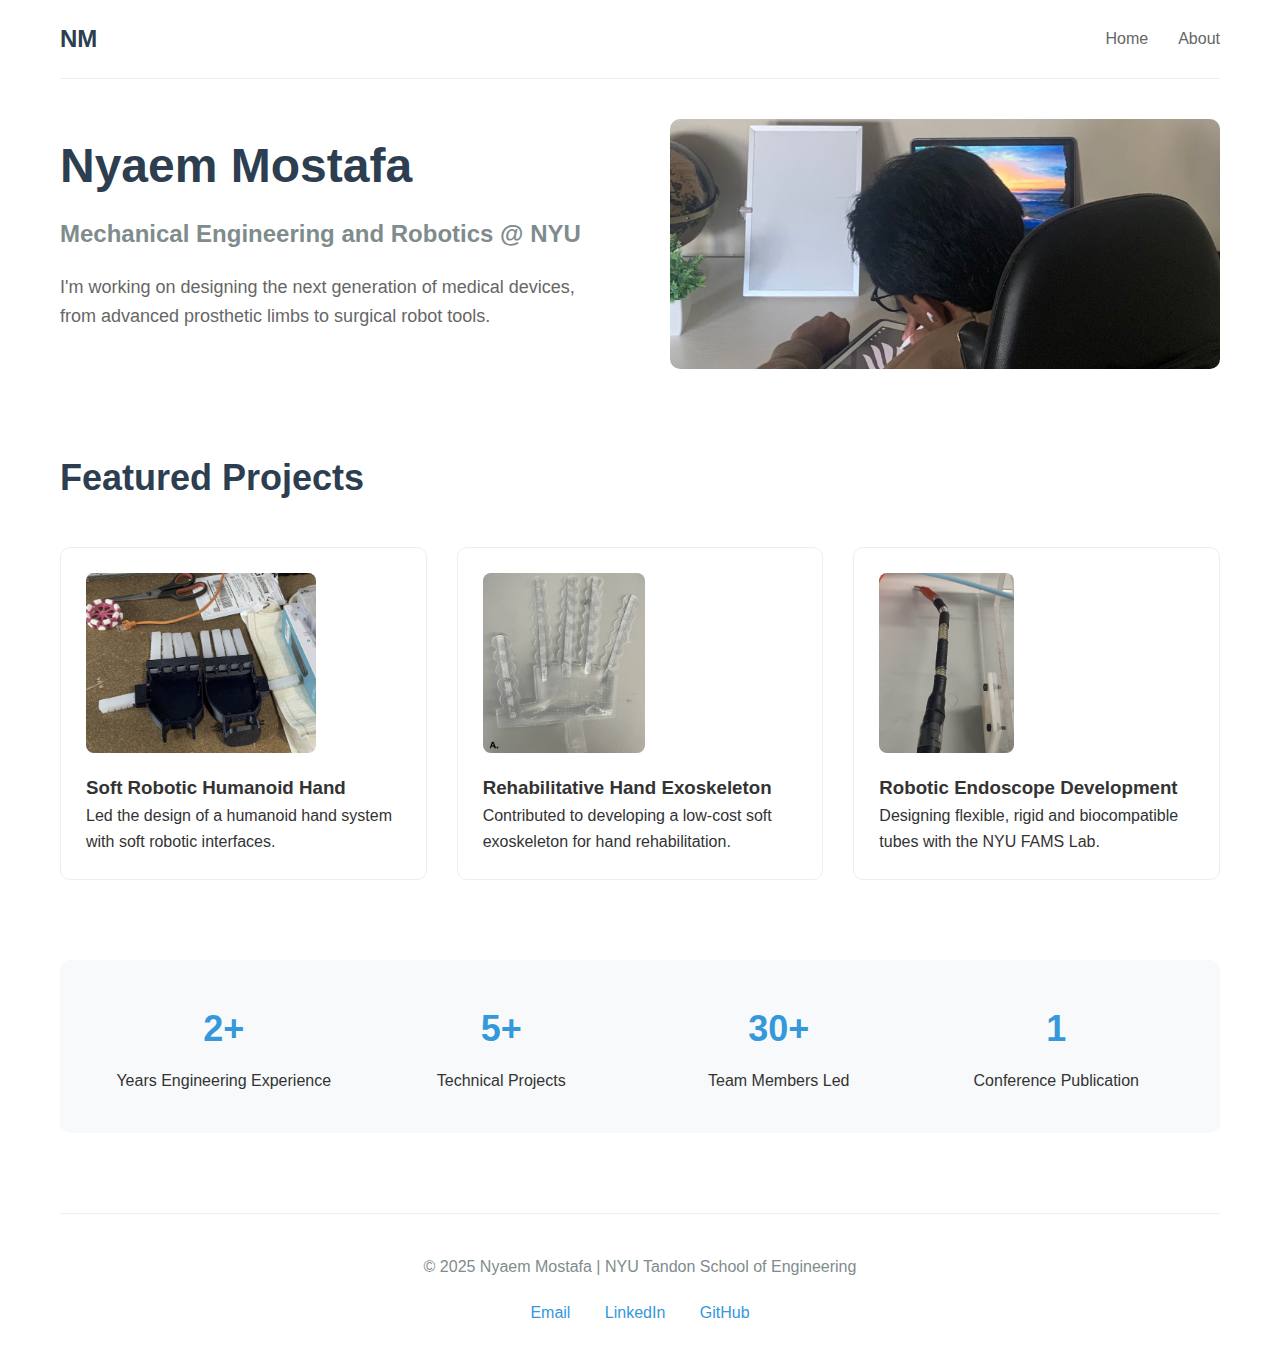
<file: index.html>
<!DOCTYPE html>
<html lang="en">
<head>
    <meta charset="UTF-8">
    <meta name="viewport" content="width=device-width, initial-scale=1.0">
    <title>Nyaem Mostafa | Engineering Website</title>
    <link rel="stylesheet" href="css/style.css">
</head>
<body>
    <!-- Navigation -->
    <nav>
    <div class="logo">NM</div>
    <!-- In index.html, about.html, projects.html, research.html, and resume.html -->
<ul class="nav-links">
    <li><a href="index.html">Home</a></li>
    <li><a href="about.html">About</a></li>
    <!--<li><a href="projects.html">Projects</a></li>
    <li><a href="research.html">Research</a></li>
    <li><a href="medtech-club.html">MedTech Club</a></li> 
    <li><a href="resume.html">Resume</a></li>-->
</ul>
</nav>

    <!-- Hero Section -->
    <section class="hero">
        <div class="hero-content">
            <h1>Nyaem Mostafa</h1>
            <h2>Mechanical Engineering and Robotics @ NYU </h2>
            <p class="subtitle">I'm working on designing the next generation of medical devices, from advanced prosthetic limbs to surgical robot tools. </p>
            <!--<a href="projects.html" class="btn">View My Work</a>-->
        </div>
        <div class="hero-image">
    <!-- Hero Section Image -->
    <img src="images/banner.png" alt="Engineering Visualization" class="hero-img">
</div>
    </section>

    <!-- Featured Projects Preview -->
    <section class="featured">
        <h2>Featured Projects</h2>
        <div class="project-grid">
            <div class="project-card">
                <img src="images/fall2025/Robot_Hands(flip).png" alt="Soft Robotic Hand" class="project-image">
                <h3>Soft Robotic Humanoid Hand</h3>
                <p>Led the design of a humanoid hand system with soft robotic interfaces.</p>
                <!--<a href="projects.html#soft-hand" class="project-link">Learn More →</a>-->
            </div>
            <div class="project-card">
                <img src="images/summer2025/exoskeleton_assembly.png" alt="Hand Exoskeleton" class="project-image">
                <h3>Rehabilitative Hand Exoskeleton</h3>
                <p>Contributed to developing a low-cost soft exoskeleton for hand rehabilitation.</p>
                <!--<a href="research.html#exoskeleton" class="project-link">Learn More →</a>-->
            </div>
            <div class="project-card">
                <img src="images/spring2026/actuation_prototype.jpg" alt="Robotic Endoscope" class="project-image">
                <h3>Robotic Endoscope Development</h3>
                <p>Designing flexible, rigid and biocompatible tubes with the NYU FAMS Lab.</p>
                <!--<a href="research.html#endoscope" class="project-link">Learn More →</a>-->
            </div>
        </div>
    </section>

    <!-- Quick Stats -->
    <section class="stats">
        <div class="stat">
            <h3>2+</h3>
            <p>Years Engineering Experience</p>
        </div>
        <div class="stat">
            <h3>5+</h3>
            <p>Technical Projects</p>
        </div>
        <div class="stat">
            <h3>30+</h3>
            <p>Team Members Led</p>
        </div>
        <div class="stat">
            <h3>1</h3>
            <p>Conference Publication</p>
        </div>
    </section>

    <footer>
        <p>© 2025 Nyaem Mostafa | NYU Tandon School of Engineering</p>
        <div class="footer-links">
            <a href="mailto:abm9397@nyu.edu">Email</a>
            <a href="https://linkedin.com/in/nyaemmostafa">LinkedIn</a>
            <a href="https://github.com/nyaemmostafa">GitHub</a>
        </div>
    </footer>
</body>
</html>
</file>
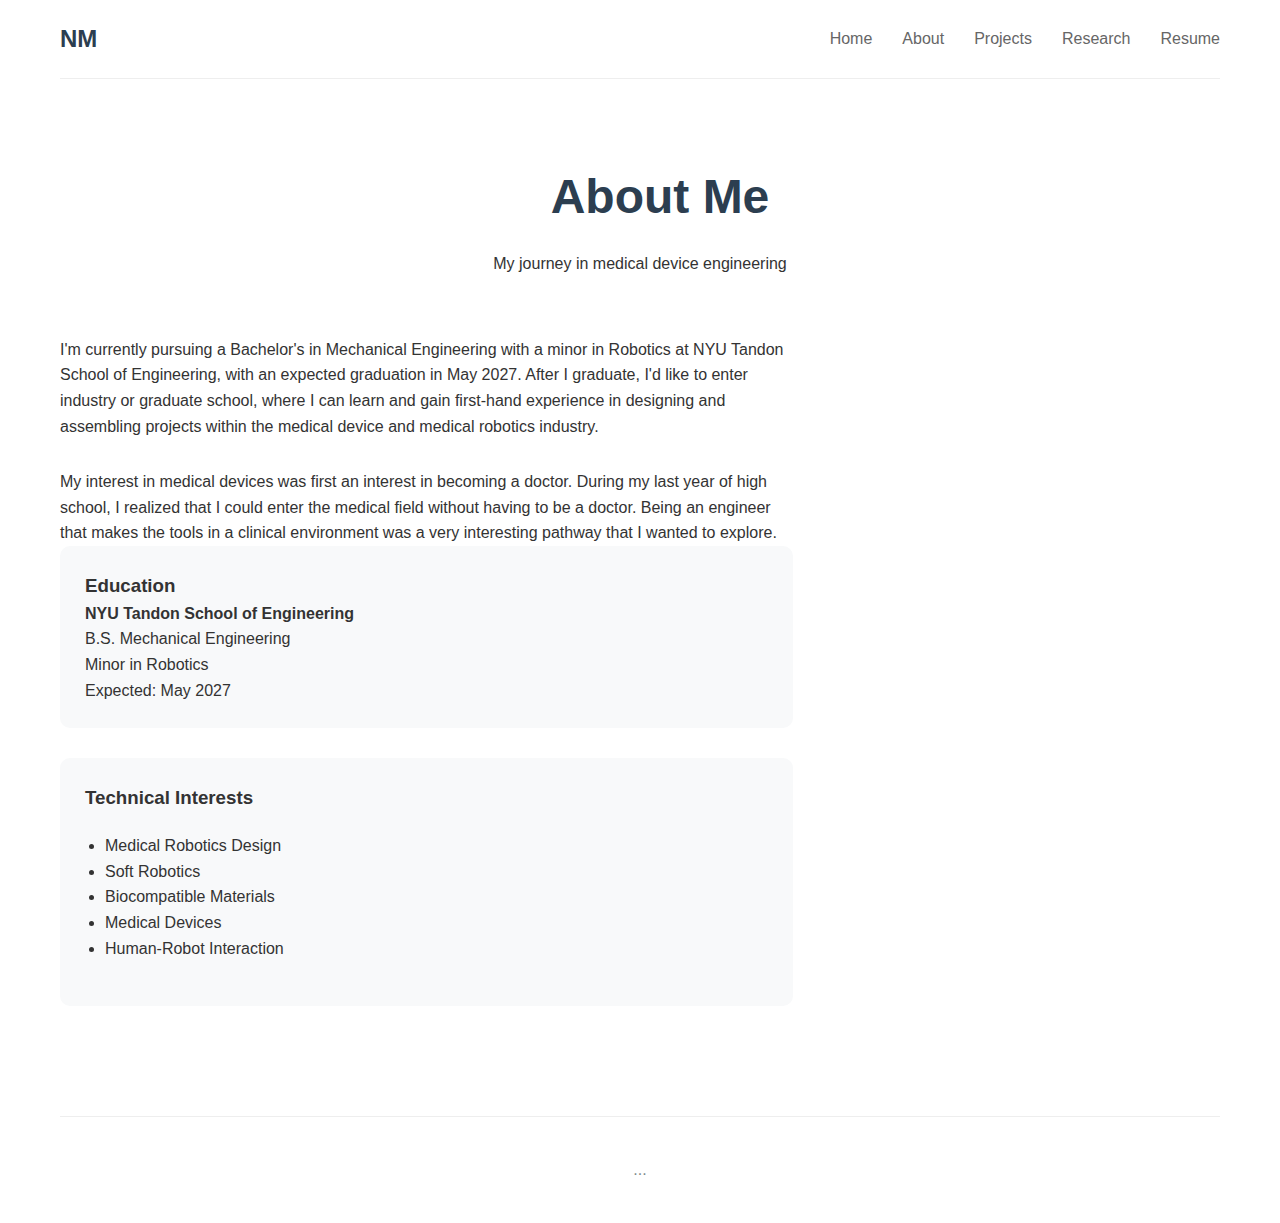
<file: about.html>
<!DOCTYPE html>
<html lang="en">
<head>
    <meta charset="UTF-8">
    <meta name="viewport" content="width=device-width, initial-scale=1.0">
    <title>About Me | Nyaem Mostafa</title>
    <link rel="stylesheet" href="css/style.css">
</head>
<body>
    <nav>
    <div class="logo">NM</div>
    <ul class="nav-links">
        <li><a href="index.html">Home</a></li>
        <li><a href="about.html">About</a></li>
        <li><a href="projects.html">Projects</a></li>
        <li><a href="research.html">Research</a></li>
        <li><a href="resume.html">Resume</a></li>
    </ul>
</nav>

    <section class="page-header">
        <h1>About Me</h1>
        <p>My journey in medical device engineering</p>
    </section>

    <section class="about-content">
        <div class="about-text">
            <p>I'm currently pursuing a Bachelor's in Mechanical Engineering with a minor in Robotics at NYU Tandon School of Engineering, with an expected graduation in May 2027. After I graduate, I'd like to enter industry or graduate school, where I can learn and gain first-hand experience in designing and assembling projects within the medical device and medical robotics industry.
            
            <p style="margin-top: 30px;">My interest in medical devices was first an interest in becoming a doctor. During my last year of high school, I realized that I could enter the medical field without having to be a doctor. Being an engineer that makes the tools in a clinical environment was a very interesting pathway that I wanted to explore.</p>
            
        
        <div class="about-sidebar">
            <div class="education-card">
                <h3>Education</h3>
                <p><strong>NYU Tandon School of Engineering</strong><br>
                B.S. Mechanical Engineering<br>
                Minor in Robotics<br>
                Expected: May 2027</p>
            </div>
            
            <div class="interests-card">
                <h3>Technical Interests</h3>
                <ul>
                    <li>Medical Robotics Design</li>
                    <li>Soft Robotics</li>
                    <li>Biocompatible Materials</li>
                    <li>Medical Devices</li>
                    <li>Human-Robot Interaction</li>
                </ul>
            </div>
        </div>
    </section>

    <footer>...</footer>
</body>
</html>
</file>
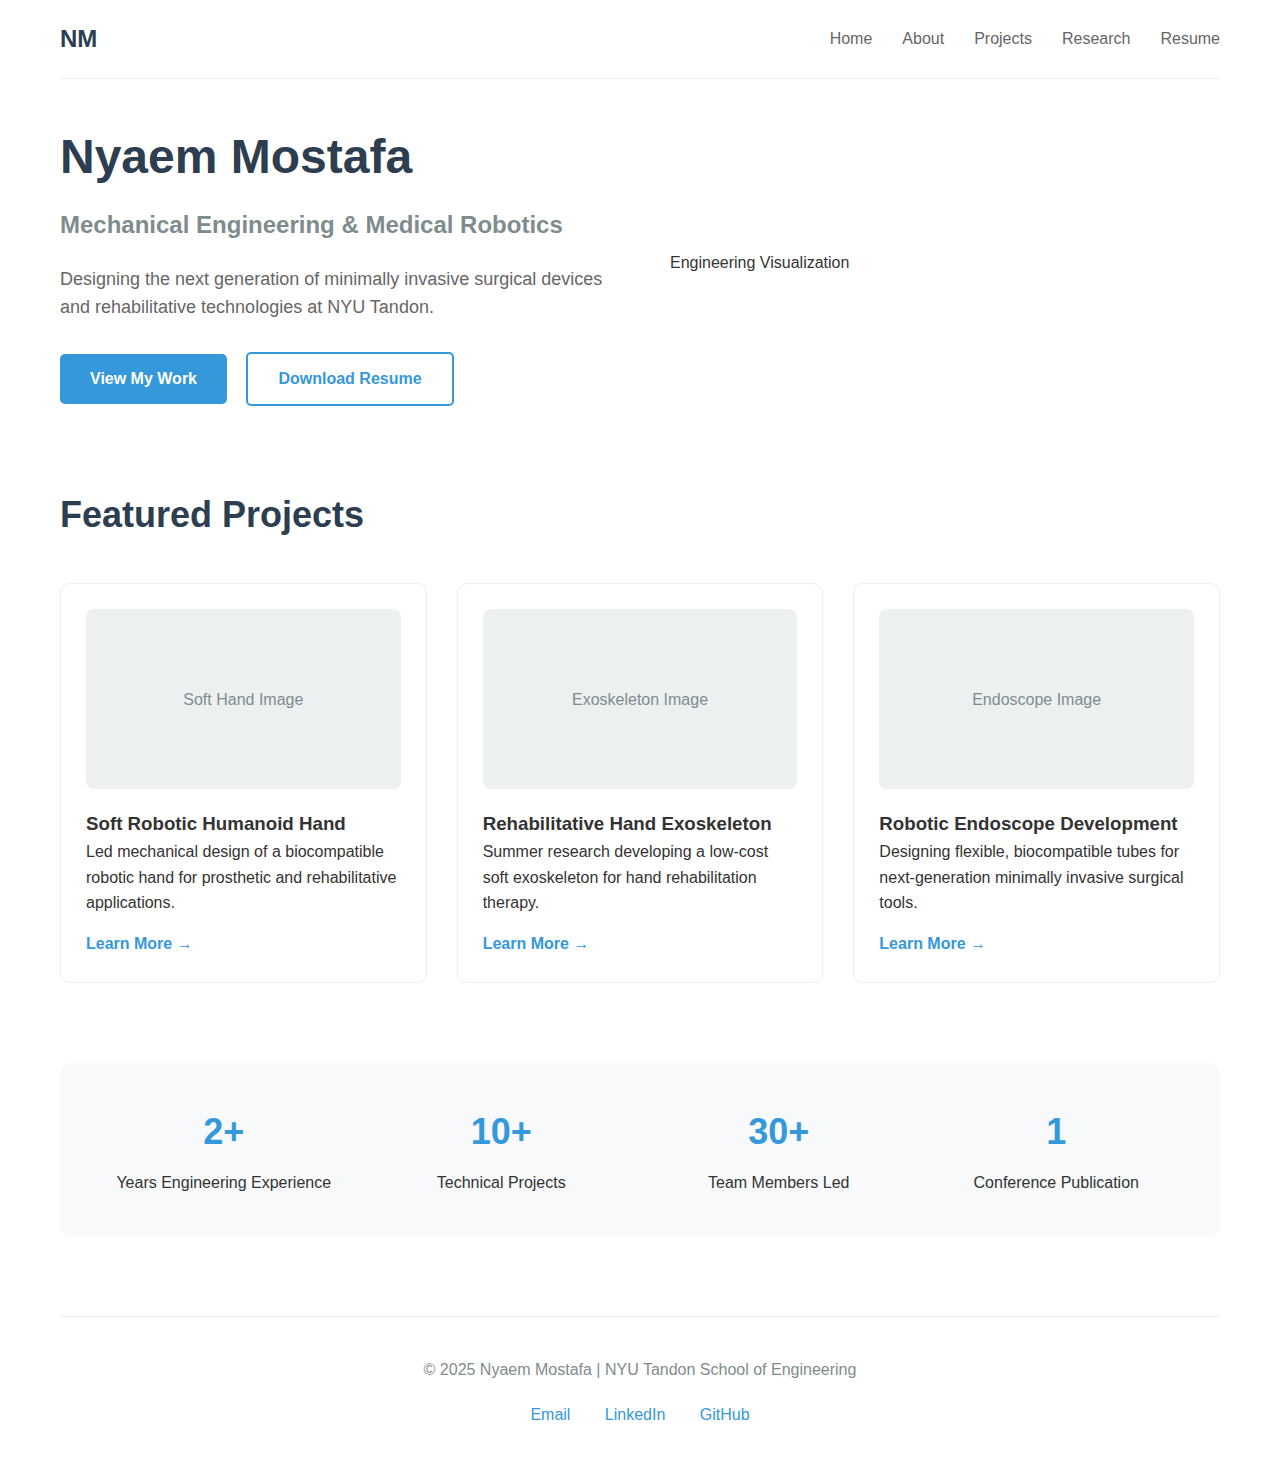
<file: homepage.html>
<!DOCTYPE html>
<html lang="en">
<head>
    <meta charset="UTF-8">
    <meta name="viewport" content="width=device-width, initial-scale=1.0">
    <title>Nyaem Mostafa | Medical Device Engineering</title>
    <link rel="stylesheet" href="css/style.css">
</head>
<body>
    <!-- Navigation -->
    <nav>
    <div class="logo">NM</div>
    <ul class="nav-links">
        <li><a href="index.html">Home</a></li>
        <li><a href="about.html">About</a></li>
        <li><a href="projects.html">Projects</a></li>
        <li><a href="research.html">Research</a></li>
        <li><a href="resume.html">Resume</a></li>
    </ul>
</nav>

    <!-- Hero Section -->
    <section class="hero">
        <div class="hero-content">
            <h1>Nyaem Mostafa</h1>
            <h2>Mechanical Engineering & Medical Robotics</h2>
            <p class="subtitle">Designing the next generation of minimally invasive surgical devices and rehabilitative technologies at NYU Tandon.</p>
            <a href="projects.html" class="btn">View My Work</a>
            <a href="assets/Nyaem_Mostafa_Resume.pdf" target="_blank" class="btn-secondary">Download Resume</a>
        </div>
        <div class="hero-image">
            <!-- Add a professional photo or engineering visualization -->
            <div class="placeholder-image">Engineering Visualization</div>
        </div>
    </section>

    <!-- Featured Projects Preview -->
    <section class="featured">
        <h2>Featured Projects</h2>
        <div class="project-grid">
            <div class="project-card">
                <div class="project-image">Soft Hand Image</div>
                <h3>Soft Robotic Humanoid Hand</h3>
                <p>Led mechanical design of a biocompatible robotic hand for prosthetic and rehabilitative applications.</p>
                <a href="projects.html#soft-hand" class="project-link">Learn More →</a>
            </div>
            <div class="project-card">
                <div class="project-image">Exoskeleton Image</div>
                <h3>Rehabilitative Hand Exoskeleton</h3>
                <p>Summer research developing a low-cost soft exoskeleton for hand rehabilitation therapy.</p>
                <a href="research.html#exoskeleton" class="project-link">Learn More →</a>
            </div>
            <div class="project-card">
                <div class="project-image">Endoscope Image</div>
                <h3>Robotic Endoscope Development</h3>
                <p>Designing flexible, biocompatible tubes for next-generation minimally invasive surgical tools.</p>
                <a href="research.html#endoscope" class="project-link">Learn More →</a>
            </div>
        </div>
    </section>

    <!-- Quick Stats -->
    <section class="stats">
        <div class="stat">
            <h3>2+</h3>
            <p>Years Engineering Experience</p>
        </div>
        <div class="stat">
            <h3>10+</h3>
            <p>Technical Projects</p>
        </div>
        <div class="stat">
            <h3>30+</h3>
            <p>Team Members Led</p>
        </div>
        <div class="stat">
            <h3>1</h3>
            <p>Conference Publication</p>
        </div>
    </section>

    <footer>
        <p>© 2025 Nyaem Mostafa | NYU Tandon School of Engineering</p>
        <div class="footer-links">
            <a href="mailto:abm9397@nyu.edu">Email</a>
            <a href="https://linkedin.com/in/nyaemmostafa">LinkedIn</a>
            <a href="https://github.com/nyaemmostafa">GitHub</a>
        </div>
    </footer>
</body>
</html>
</file>
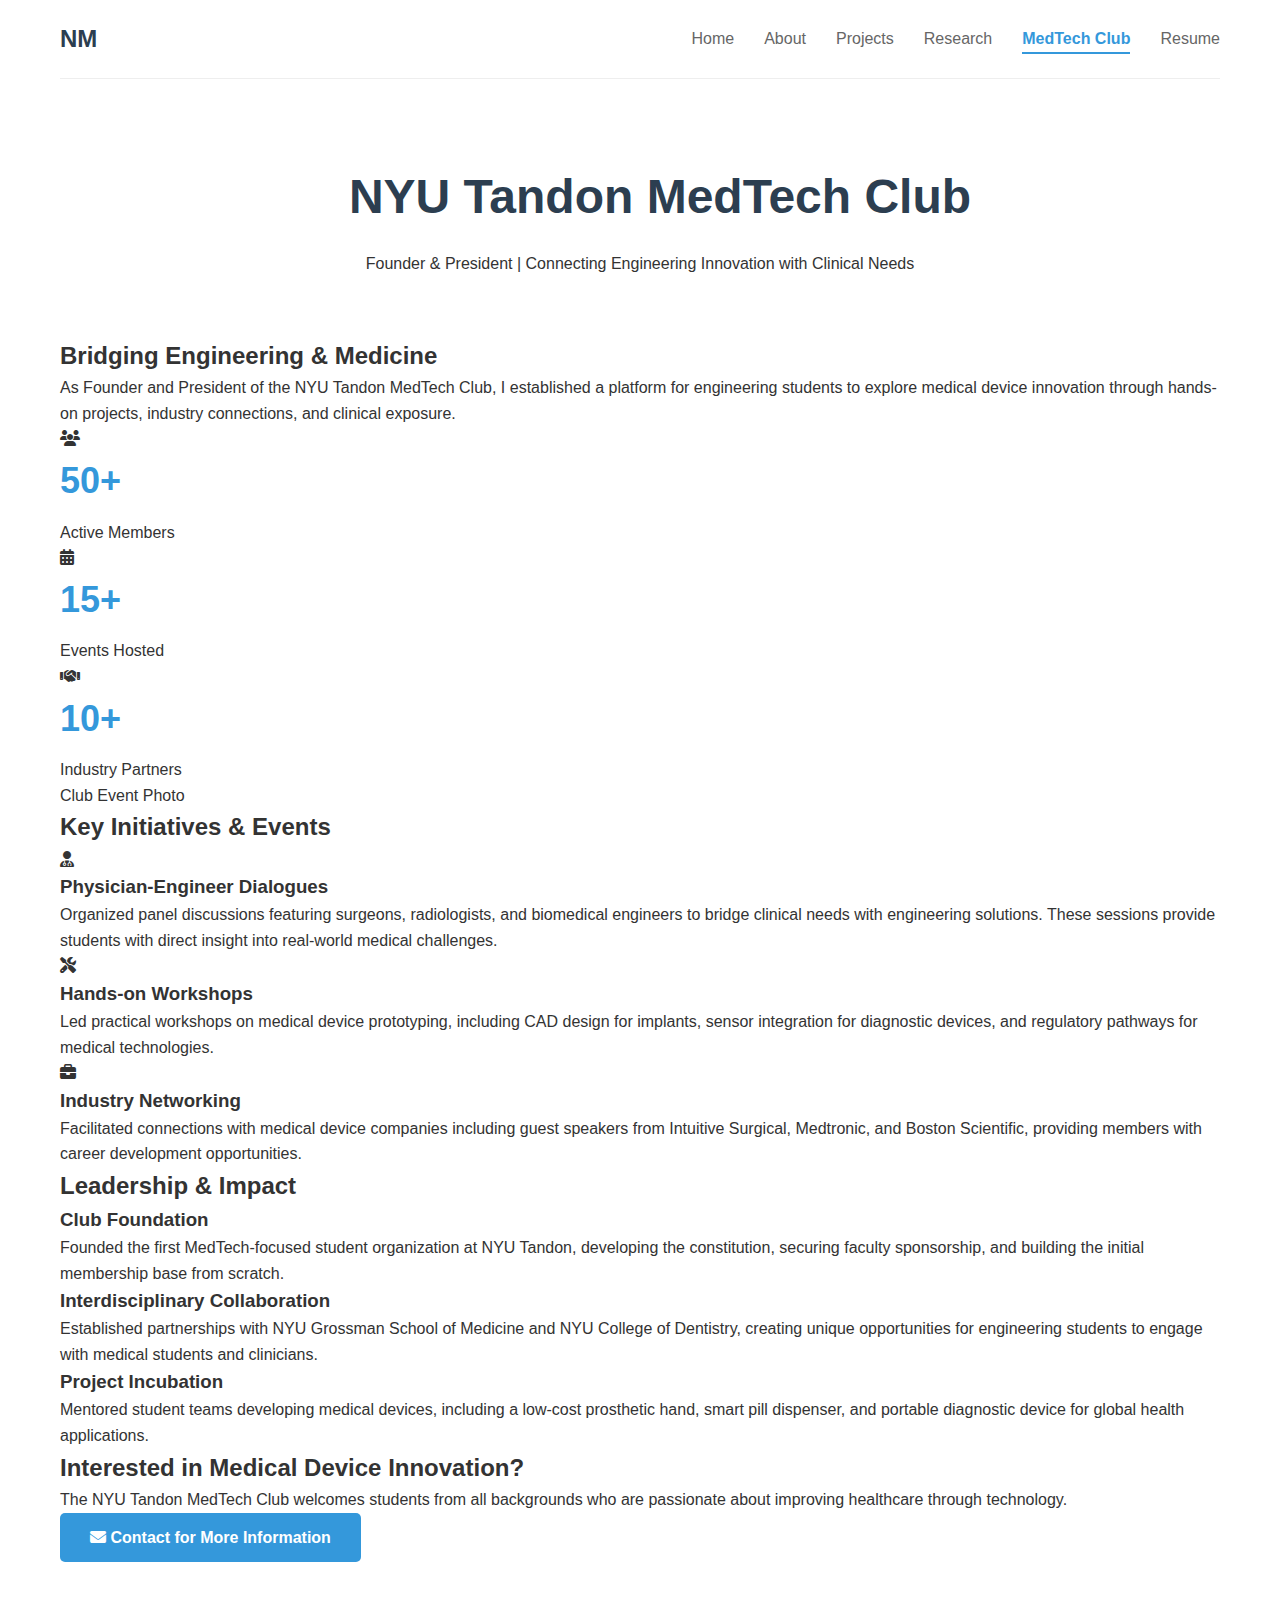
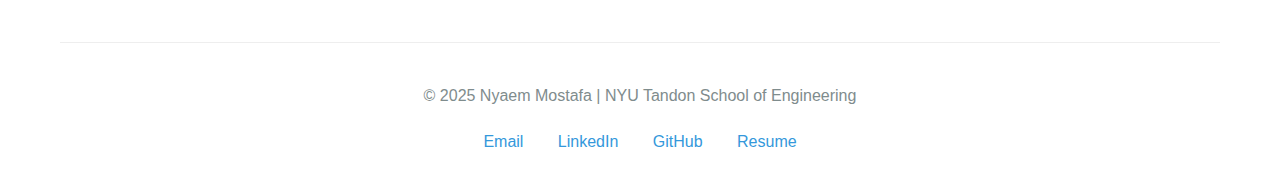
<file: medtech-club.html>
<!DOCTYPE html>
<html lang="en">
<head>
    <meta charset="UTF-8">
    <meta name="viewport" content="width=device-width, initial-scale=1.0">
    <title>NYU Tandon MedTech Club</title>
    <link rel="stylesheet" href="css/style.css">
    <link rel="stylesheet" href="https://cdnjs.cloudflare.com/ajax/libs/font-awesome/6.4.0/css/all.min.css">
</head>
<body>
    <!-- Navigation -->
    <nav>
        <div class="logo">NM</div>
        <ul class="nav-links">
            <li><a href="index.html">Home</a></li>
            <li><a href="about.html">About</a></li>
            <li><a href="projects.html">Projects</a></li>
            <li><a href="research.html">Research</a></li>
            <li><a href="medtech-club.html" class="active">MedTech Club</a></li>
            <li><a href="resume.html">Resume</a></li>
        </ul>
    </nav>

    <!-- Hero Section -->
    <section class="page-header">
        <h1>NYU Tandon MedTech Club</h1>
        <p>Founder & President | Connecting Engineering Innovation with Clinical Needs</p>
    </section>

    <!-- Club Overview -->
    <section class="club-overview">
        <div class="container">
            <div class="overview-content">
                <h2>Bridging Engineering & Medicine</h2>
                <p>As Founder and President of the NYU Tandon MedTech Club, I established a platform for engineering students to explore medical device innovation through hands-on projects, industry connections, and clinical exposure.</p>
                
                <div class="club-stats">
                    <div class="stat">
                        <i class="fas fa-users"></i>
                        <h3>50+</h3>
                        <p>Active Members</p>
                    </div>
                    <div class="stat">
                        <i class="fas fa-calendar-alt"></i>
                        <h3>15+</h3>
                        <p>Events Hosted</p>
                    </div>
                    <div class="stat">
                        <i class="fas fa-handshake"></i>
                        <h3>10+</h3>
                        <p>Industry Partners</p>
                    </div>
                </div>
            </div>
            <div class="overview-image">
                <!-- Add club photo here -->
                <div class="image-placeholder">Club Event Photo</div>
            </div>
        </div>
    </section>

    <!-- Key Initiatives -->
    <section class="initiatives">
        <h2>Key Initiatives & Events</h2>
        
        <div class="initiative-card">
            <div class="initiative-icon">
                <i class="fas fa-user-md"></i>
            </div>
            <div class="initiative-content">
                <h3>Physician-Engineer Dialogues</h3>
                <p>Organized panel discussions featuring surgeons, radiologists, and biomedical engineers to bridge clinical needs with engineering solutions. These sessions provide students with direct insight into real-world medical challenges.</p>
            </div>
        </div>
        
        <div class="initiative-card">
            <div class="initiative-icon">
                <i class="fas fa-tools"></i>
            </div>
            <div class="initiative-content">
                <h3>Hands-on Workshops</h3>
                <p>Led practical workshops on medical device prototyping, including CAD design for implants, sensor integration for diagnostic devices, and regulatory pathways for medical technologies.</p>
            </div>
        </div>
        
        <div class="initiative-card">
            <div class="initiative-icon">
                <i class="fas fa-briefcase"></i>
            </div>
            <div class="initiative-content">
                <h3>Industry Networking</h3>
                <p>Facilitated connections with medical device companies including guest speakers from Intuitive Surgical, Medtronic, and Boston Scientific, providing members with career development opportunities.</p>
            </div>
        </div>
    </section>

    <!-- Leadership Impact -->
    <section class="leadership">
        <h2>Leadership & Impact</h2>
        <div class="impact-grid">
            <div class="impact-card">
                <h3>Club Foundation</h3>
                <p>Founded the first MedTech-focused student organization at NYU Tandon, developing the constitution, securing faculty sponsorship, and building the initial membership base from scratch.</p>
            </div>
            <div class="impact-card">
                <h3>Interdisciplinary Collaboration</h3>
                <p>Established partnerships with NYU Grossman School of Medicine and NYU College of Dentistry, creating unique opportunities for engineering students to engage with medical students and clinicians.</p>
            </div>
            <div class="impact-card">
                <h3>Project Incubation</h3>
                <p>Mentored student teams developing medical devices, including a low-cost prosthetic hand, smart pill dispenser, and portable diagnostic device for global health applications.</p>
            </div>
        </div>
    </section>

    <!-- Get Involved CTA -->
    <section class="cta">
        <div class="cta-content">
            <h2>Interested in Medical Device Innovation?</h2>
            <p>The NYU Tandon MedTech Club welcomes students from all backgrounds who are passionate about improving healthcare through technology.</p>
            <a href="mailto:abm9397@nyu.edu?subject=MedTech Club Inquiry" class="btn">
                <i class="fas fa-envelope"></i> Contact for More Information
            </a>
        </div>
    </section>

    <footer>
        <p>© 2025 Nyaem Mostafa | NYU Tandon School of Engineering</p>
        <div class="footer-links">
            <a href="mailto:abm9397@nyu.edu">Email</a>
            <a href="https://linkedin.com/in/nyaemmostafa">LinkedIn</a>
            <a href="https://github.com/nyaemmostafa">GitHub</a>
            <a href="resume.html">Resume</a>
        </div>
    </footer>
</body>
</html>
</file>
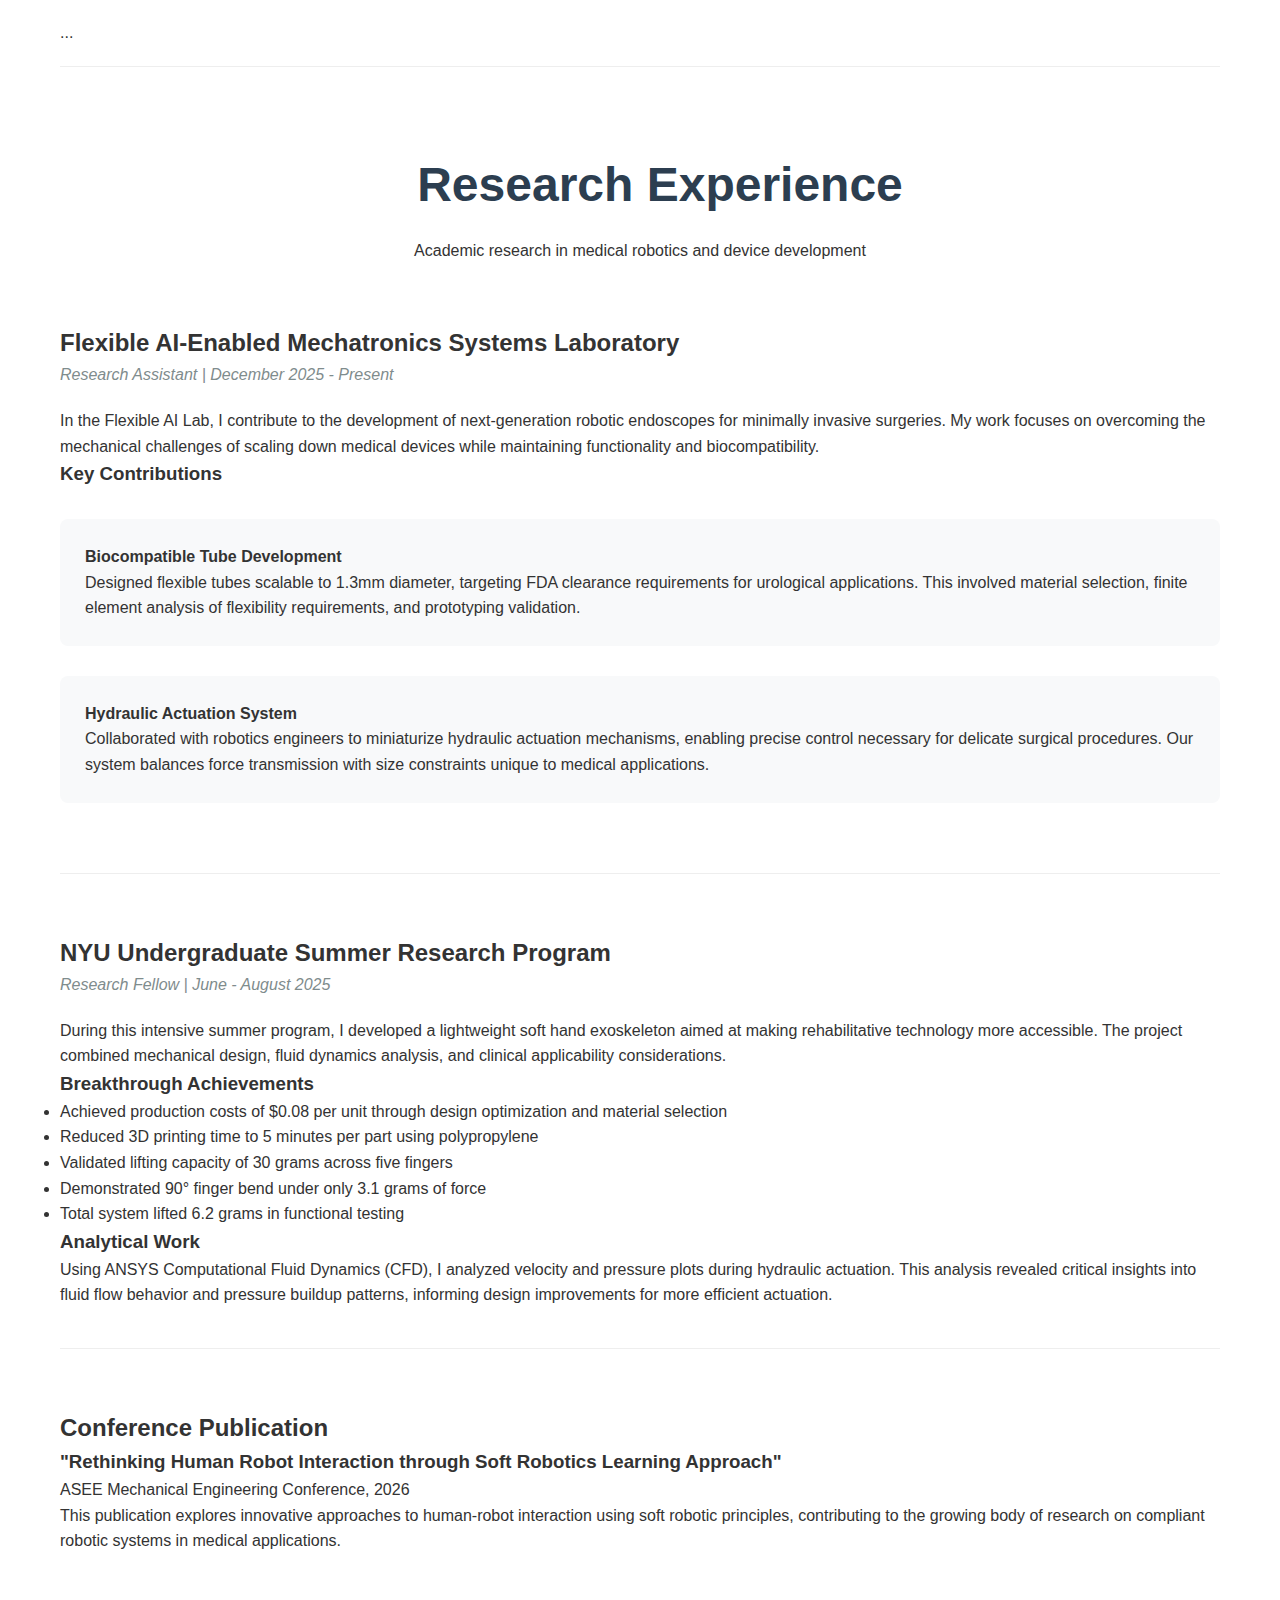
<file: research.html>
<!DOCTYPE html>
<html lang="en">
<head>
    <meta charset="UTF-8">
    <meta name="viewport" content="width=device-width, initial-scale=1.0">
    <title>Research | Nyaem Mostafa</title>
    <link rel="stylesheet" href="css/style.css">
</head>
<body>
    <nav>...</nav>

    <section class="page-header">
        <h1>Research Experience</h1>
        <p>Academic research in medical robotics and device development</p>
    </section>

    <!-- Flexible AI Lab -->
    <section id="endoscope" class="research-item">
        <h2>Flexible AI-Enabled Mechatronics Systems Laboratory</h2>
        <p class="research-meta">Research Assistant | December 2025 - Present</p>
        
        <p>In the Flexible AI Lab, I contribute to the development of next-generation robotic endoscopes for minimally invasive surgeries. My work focuses on overcoming the mechanical challenges of scaling down medical devices while maintaining functionality and biocompatibility.</p>
        
        <h3>Key Contributions</h3>
        <div class="research-contributions">
            <div class="contribution">
                <h4>Biocompatible Tube Development</h4>
                <p>Designed flexible tubes scalable to 1.3mm diameter, targeting FDA clearance requirements for urological applications. This involved material selection, finite element analysis of flexibility requirements, and prototyping validation.</p>
            </div>
            <div class="contribution">
                <h4>Hydraulic Actuation System</h4>
                <p>Collaborated with robotics engineers to miniaturize hydraulic actuation mechanisms, enabling precise control necessary for delicate surgical procedures. Our system balances force transmission with size constraints unique to medical applications.</p>
            </div>
        </div>
    </section>

    <!-- Summer Research -->
    <section id="exoskeleton" class="research-item">
        <h2>NYU Undergraduate Summer Research Program</h2>
        <p class="research-meta">Research Fellow | June - August 2025</p>
        
        <p>During this intensive summer program, I developed a lightweight soft hand exoskeleton aimed at making rehabilitative technology more accessible. The project combined mechanical design, fluid dynamics analysis, and clinical applicability considerations.</p>
        
        <h3>Breakthrough Achievements</h3>
        <ul>
            <li>Achieved production costs of $0.08 per unit through design optimization and material selection</li>
            <li>Reduced 3D printing time to 5 minutes per part using polypropylene</li>
            <li>Validated lifting capacity of 30 grams across five fingers</li>
            <li>Demonstrated 90° finger bend under only 3.1 grams of force</li>
            <li>Total system lifted 6.2 grams in functional testing</li>
        </ul>
        
        <h3>Analytical Work</h3>
        <p>Using ANSYS Computational Fluid Dynamics (CFD), I analyzed velocity and pressure plots during hydraulic actuation. This analysis revealed critical insights into fluid flow behavior and pressure buildup patterns, informing design improvements for more efficient actuation.</p>
    </section>

    <!-- Publication -->
    <section class="publication">
        <h2>Conference Publication</h2>
        <div class="publication-card">
            <h3>"Rethinking Human Robot Interaction through Soft Robotics Learning Approach"</h3>
            <p class="publication-meta">ASEE Mechanical Engineering Conference, 2026</p>
            <p>This publication explores innovative approaches to human-robot interaction using soft robotic principles, contributing to the growing body of research on compliant robotic systems in medical applications.</p>
        </div>
    </section>

    <footer>...</footer>
</body>
</html>
</file>
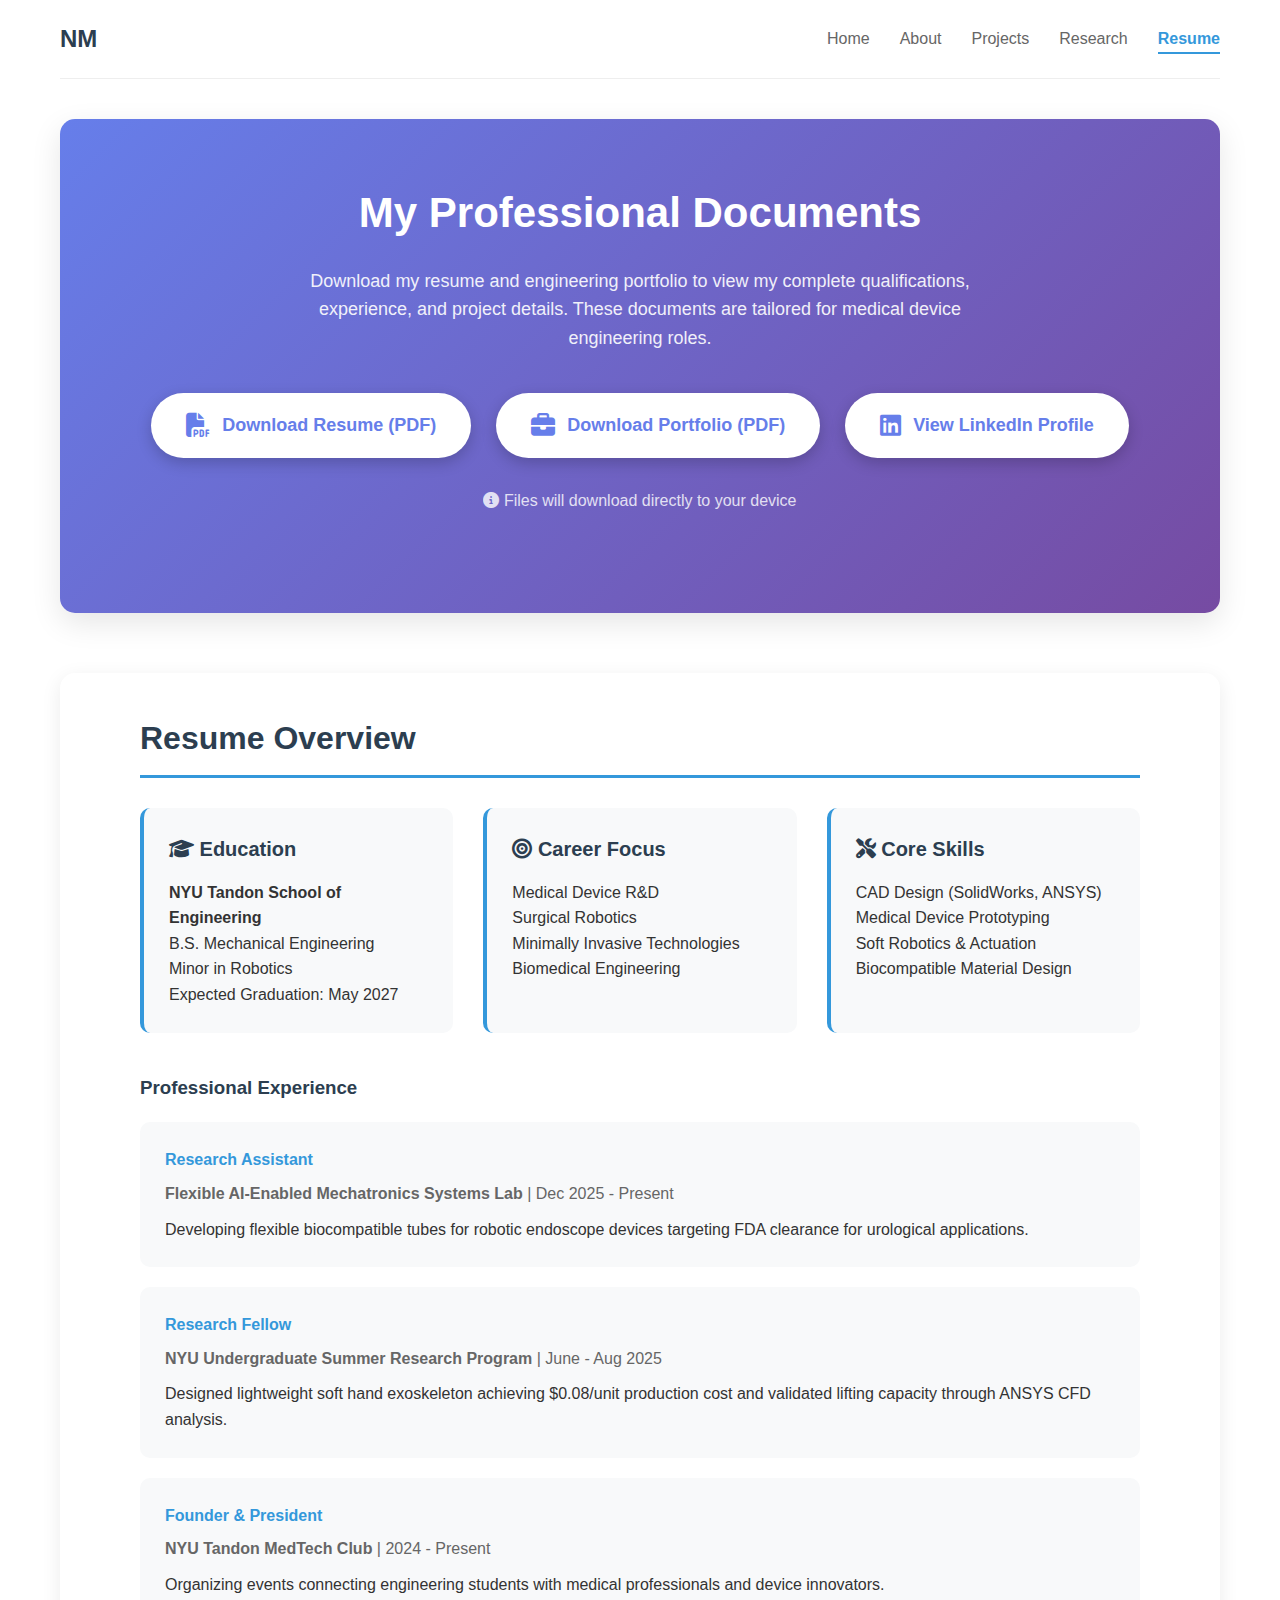
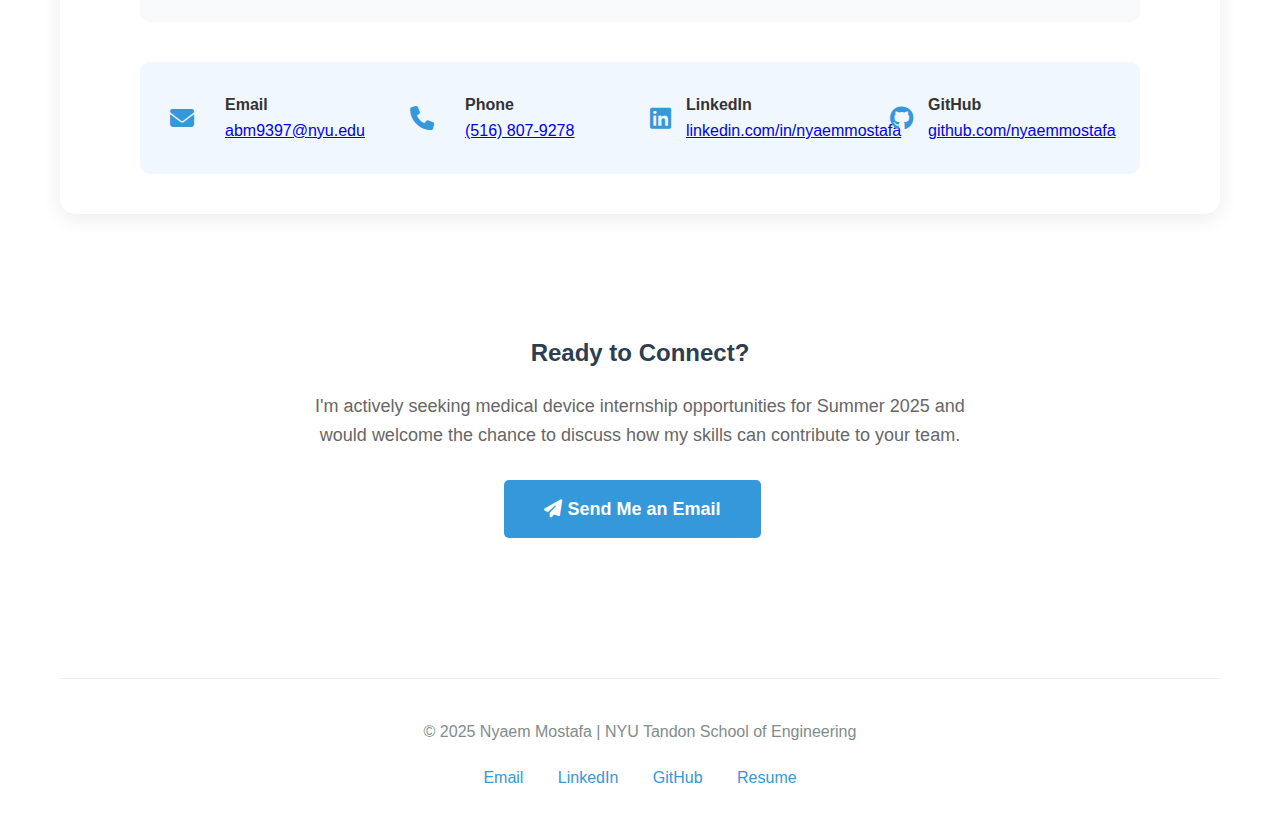
<file: resume.html>
<!DOCTYPE html>
<html lang="en">
<head>
    <meta charset="UTF-8">
    <meta name="viewport" content="width=device-width, initial-scale=1.0">
    <title>Resume | Nyaem Mostafa</title>
    <link rel="stylesheet" href="css/style.css">
    <style>
        /* Additional styles for resume page */
        .resume-container {
            max-width: 1000px;
            margin: 0 auto;
        }
        
        .download-section {
            background: linear-gradient(135deg, #667eea 0%, #764ba2 100%);
            color: white;
            padding: 60px 40px;
            border-radius: 15px;
            text-align: center;
            margin-bottom: 60px;
            box-shadow: 0 10px 30px rgba(0,0,0,0.1);
        }
        
        .download-section h1 {
            font-size: 42px;
            margin-bottom: 20px;
        }
        
        .download-section p {
            font-size: 18px;
            max-width: 700px;
            margin: 0 auto 40px;
            opacity: 0.9;
        }
        
        .download-buttons {
            display: flex;
            justify-content: center;
            gap: 25px;
            flex-wrap: wrap;
        }
        
        .download-btn {
            background: white;
            color: #667eea;
            padding: 18px 35px;
            border-radius: 50px;
            text-decoration: none;
            font-weight: 600;
            font-size: 18px;
            display: flex;
            align-items: center;
            gap: 12px;
            transition: all 0.3s ease;
            box-shadow: 0 5px 15px rgba(0,0,0,0.2);
        }
        
        .download-btn:hover {
            transform: translateY(-5px);
            box-shadow: 0 15px 30px rgba(0,0,0,0.3);
        }
        
        .download-btn i {
            font-size: 24px;
        }
        
        .resume-preview {
            background: white;
            padding: 40px;
            border-radius: 15px;
            box-shadow: 0 5px 20px rgba(0,0,0,0.08);
            margin-bottom: 60px;
        }
        
        .resume-preview h2 {
            color: #2c3e50;
            margin-bottom: 30px;
            font-size: 32px;
            border-bottom: 3px solid #3498db;
            padding-bottom: 10px;
        }
        
        .quick-info {
            display: grid;
            grid-template-columns: repeat(auto-fit, minmax(250px, 1fr));
            gap: 30px;
            margin-bottom: 40px;
        }
        
        .info-card {
            background: #f8f9fa;
            padding: 25px;
            border-radius: 10px;
            border-left: 4px solid #3498db;
        }
        
        .info-card h3 {
            color: #2c3e50;
            margin-bottom: 15px;
            font-size: 20px;
        }
        
        .contact-info {
            display: grid;
            grid-template-columns: repeat(auto-fit, minmax(200px, 1fr));
            gap: 20px;
            background: #f0f7ff;
            padding: 30px;
            border-radius: 10px;
            margin-top: 40px;
        }
        
        .contact-item {
            display: flex;
            align-items: center;
            gap: 15px;
        }
        
        .contact-item i {
            font-size: 24px;
            color: #3498db;
            width: 40px;
        }
        
        @media (max-width: 768px) {
            .download-buttons {
                flex-direction: column;
                align-items: center;
            }
            
            .download-btn {
                width: 100%;
                max-width: 300px;
                justify-content: center;
            }
            
            .download-section {
                padding: 40px 20px;
            }
        }
    </style>
    <!-- Font Awesome for icons -->
    <link rel="stylesheet" href="https://cdnjs.cloudflare.com/ajax/libs/font-awesome/6.4.0/css/all.min.css">
</head>
<body>
    <!-- Navigation -->
    <nav>
        <div class="logo">NM</div>
        <ul class="nav-links">
            <li><a href="index.html">Home</a></li>
            <li><a href="about.html">About</a></li>
            <li><a href="projects.html">Projects</a></li>
            <li><a href="research.html">Research</a></li>
            <li><a href="resume.html" class="active">Resume</a></li>
        </ul>
    </nav>

    <!-- Download Section -->
    <section class="download-section">
        <div class="resume-container">
            <h1>My Professional Documents</h1>
            <p>Download my resume and engineering portfolio to view my complete qualifications, experience, and project details. These documents are tailored for medical device engineering roles.</p>
            
            <div class="download-buttons">
                <a href="assets/Nyaem_Mostafa_Resume.pdf" class="download-btn" download>
                    <i class="fas fa-file-pdf"></i>
                    Download Resume (PDF)
                </a>
                <a href="assets/Nyaem_Mostafa_Engineering_Portfolio.pdf" class="download-btn" download>
                    <i class="fas fa-briefcase"></i>
                    Download Portfolio (PDF)
                </a>
                <a href="https://linkedin.com/in/nyaemmostafa" target="_blank" class="download-btn">
                    <i class="fab fa-linkedin"></i>
                    View LinkedIn Profile
                </a>
            </div>
            
            <p style="margin-top: 30px; font-size: 16px; opacity: 0.8;">
                <i class="fas fa-info-circle"></i> Files will download directly to your device
            </p>
        </div>
    </section>

    <!-- Resume Preview -->
    <section class="resume-preview">
        <div class="resume-container">
            <h2>Resume Overview</h2>
            
            <div class="quick-info">
                <div class="info-card">
                    <h3><i class="fas fa-graduation-cap"></i> Education</h3>
                    <p><strong>NYU Tandon School of Engineering</strong><br>
                    B.S. Mechanical Engineering<br>
                    Minor in Robotics<br>
                    Expected Graduation: May 2027</p>
                </div>
                
                <div class="info-card">
                    <h3><i class="fas fa-bullseye"></i> Career Focus</h3>
                    <p>Medical Device R&D<br>
                    Surgical Robotics<br>
                    Minimally Invasive Technologies<br>
                    Biomedical Engineering</p>
                </div>
                
                <div class="info-card">
                    <h3><i class="fas fa-tools"></i> Core Skills</h3>
                    <p>CAD Design (SolidWorks, ANSYS)<br>
                    Medical Device Prototyping<br>
                    Soft Robotics & Actuation<br>
                    Biocompatible Material Design</p>
                </div>
            </div>
            
            <h3 style="color: #2c3e50; margin: 40px 0 20px;">Professional Experience</h3>
            
            <div style="background: #f8f9fa; padding: 25px; border-radius: 10px; margin-bottom: 20px;">
                <h4 style="color: #3498db; margin-bottom: 8px;">Research Assistant</h4>
                <p style="color: #666; margin-bottom: 10px;"><strong>Flexible AI-Enabled Mechatronics Systems Lab</strong> | Dec 2025 - Present</p>
                <p>Developing flexible biocompatible tubes for robotic endoscope devices targeting FDA clearance for urological applications.</p>
            </div>
            
            <div style="background: #f8f9fa; padding: 25px; border-radius: 10px; margin-bottom: 20px;">
                <h4 style="color: #3498db; margin-bottom: 8px;">Research Fellow</h4>
                <p style="color: #666; margin-bottom: 10px;"><strong>NYU Undergraduate Summer Research Program</strong> | June - Aug 2025</p>
                <p>Designed lightweight soft hand exoskeleton achieving $0.08/unit production cost and validated lifting capacity through ANSYS CFD analysis.</p>
            </div>
            
            <div style="background: #f8f9fa; padding: 25px; border-radius: 10px;">
                <h4 style="color: #3498db; margin-bottom: 8px;">Founder & President</h4>
                <p style="color: #666; margin-bottom: 10px;"><strong>NYU Tandon MedTech Club</strong> | 2024 - Present</p>
                <p>Organizing events connecting engineering students with medical professionals and device innovators.</p>
            </div>
            
            <div class="contact-info">
                <div class="contact-item">
                    <i class="fas fa-envelope"></i>
                    <div>
                        <strong>Email</strong><br>
                        <a href="mailto:abm9397@nyu.edu">abm9397@nyu.edu</a>
                    </div>
                </div>
                
                <div class="contact-item">
                    <i class="fas fa-phone"></i>
                    <div>
                        <strong>Phone</strong><br>
                        <a href="tel:5168079278">(516) 807-9278</a>
                    </div>
                </div>
                
                <div class="contact-item">
                    <i class="fab fa-linkedin"></i>
                    <div>
                        <strong>LinkedIn</strong><br>
                        <a href="https://linkedin.com/in/nyaemmostafa" target="_blank">linkedin.com/in/nyaemmostafa</a>
                    </div>
                </div>
                
                <div class="contact-item">
                    <i class="fab fa-github"></i>
                    <div>
                        <strong>GitHub</strong><br>
                        <a href="https://github.com/nyaemmostafa" target="_blank">github.com/nyaemmostafa</a>
                    </div>
                </div>
            </div>
        </div>
    </section>

    <!-- Call to Action -->
    <section style="text-align: center; padding: 60px 20px;">
        <h2 style="color: #2c3e50; margin-bottom: 20px;">Ready to Connect?</h2>
        <p style="font-size: 18px; color: #666; max-width: 700px; margin: 0 auto 30px;">
            I'm actively seeking medical device internship opportunities for Summer 2025 and would welcome the chance to discuss how my skills can contribute to your team.
        </p>
        <a href="mailto:abm9397@nyu.edu?subject=Medical Device Engineering Opportunity" class="btn" style="font-size: 18px; padding: 15px 40px;">
            <i class="fas fa-paper-plane"></i> Send Me an Email
        </a>
    </section>

    <footer>
        <p>© 2025 Nyaem Mostafa | NYU Tandon School of Engineering</p>
        <div class="footer-links">
            <a href="mailto:abm9397@nyu.edu">Email</a>
            <a href="https://linkedin.com/in/nyaemmostafa">LinkedIn</a>
            <a href="https://github.com/nyaemmostafa">GitHub</a>
            <a href="resume.html">Resume</a>
        </div>
    </footer>
</body>
</html>
</file>
<file: css/style.css>
/* Reset and Base Styles */
* {
    margin: 0;
    padding: 0;
    box-sizing: border-box;
}

body {
    font-family: -apple-system, BlinkMacSystemFont, 'Segoe UI', Roboto, Oxygen, Ubuntu, sans-serif;
    line-height: 1.6;
    color: #333;
    max-width: 1200px;
    margin: 0 auto;
    padding: 0 20px;
}

/* Navigation */
nav {
    display: flex;
    justify-content: space-between;
    align-items: center;
    padding: 20px 0;
    border-bottom: 1px solid #eee;
    margin-bottom: 40px;
}

.logo {
    font-size: 24px;
    font-weight: bold;
    color: #2c3e50;
}

.nav-links {
    display: flex;
    list-style: none;
    gap: 30px;
}

.nav-links a {
    text-decoration: none;
    color: #666;
    font-weight: 500;
    transition: color 0.3s;
}

.nav-links a:hover,
.nav-links a.active {
    color: #3498db;
}

/* Hero Section */
.hero {
    display: grid;
    grid-template-columns: 1fr 1fr;
    gap: 60px;
    align-items: center;
    margin-bottom: 80px;
}

.hero h1 {
    font-size: 48px;
    margin-bottom: 10px;
    color: #2c3e50;
}

.hero h2 {
    font-size: 24px;
    color: #7f8c8d;
    margin-bottom: 20px;
}

.subtitle {
    font-size: 18px;
    color: #666;
    margin-bottom: 30px;
}

.btn, .btn-secondary {
    display: inline-block;
    padding: 12px 30px;
    text-decoration: none;
    border-radius: 5px;
    font-weight: 600;
    margin-right: 15px;
    transition: all 0.3s;
}

.btn {
    background: #3498db;
    color: white;
}

.btn-secondary {
    background: white;
    color: #3498db;
    border: 2px solid #3498db;
}

.btn:hover {
    background: #2980b9;
    transform: translateY(-2px);
}

.btn-secondary:hover {
    background: #f8f9fa;
    transform: translateY(-2px);
}

.hero-img {
    width: 100%;          /* Changed from 75% - fills entire container */
    height: 250px;        /* Fixed height */
    object-fit: cover;    /* Crops image to fill 250px height */
    object-position: center; /* Centers the crop */
    display: block;       /* Removes extra space below image */
    border-radius: 10px;  /* Matches container's rounded corners */
}

/* Project Grid */
.featured {
    margin-bottom: 80px;
}

.featured h2 {
    font-size: 36px;
    margin-bottom: 40px;
    color: #2c3e50;
}

.project-grid {
    display: grid;
    grid-template-columns: repeat(auto-fit, minmax(300px, 1fr));
    gap: 30px;
}

.project-card {
    border: 1px solid #eee;
    border-radius: 10px;
    padding: 25px;
    transition: transform 0.3s, box-shadow 0.3s;
}

.project-card:hover {
    transform: translateY(-5px);
    box-shadow: 0 10px 30px rgba(0,0,0,0.1);
}

.project-image {
    height: 180px;
    background: #ecf0f1;
    border-radius: 8px;
    margin-bottom: 20px;
    display: flex;
    align-items: center;
    justify-content: center;
    color: #7f8c8d;
}

.project-link {
    display: inline-block;
    color: #3498db;
    text-decoration: none;
    font-weight: 600;
    margin-top: 15px;
}

/* Stats */
.stats {
    display: grid;
    grid-template-columns: repeat(auto-fit, minmax(150px, 1fr));
    gap: 30px;
    text-align: center;
    margin-bottom: 80px;
    padding: 40px;
    background: #f8f9fa;
    border-radius: 10px;
}

.stat h3 {
    font-size: 36px;
    color: #3498db;
    margin-bottom: 10px;
}

/* Page Headers */
.page-header {
    text-align: center;
    margin-bottom: 60px;
    padding-top: 40px;
}

.page-header h1 {
    font-size: 48px;
    color: #2c3e50;
    margin-bottom: 15px;
    margin-left: 40px;
}

/* About Content */
.about-content {
    display: grid;
    grid-template-columns: 2fr 1fr;
    gap: 60px;
    margin-bottom: 80px;
}

.about-text h2 {
    margin: 30px 0 15px;
    color: #2c3e50;
}

.about-text ul {
    margin: 20px 0;
    padding-left: 20px;
}

.about-sidebar > div {
    background: #f8f9fa;
    padding: 25px;
    border-radius: 10px;
    margin-bottom: 30px;
}

/* Project Detail Pages */
.project-detail {
    margin-bottom: 80px;
    display: grid;
    grid-template-columns: 1fr 1fr;
    gap: 60px;
    align-items: start;
}

.project-images {
    display: grid;
    gap: 20px;
}

.project-images img {
    width: 100%;
    border-radius: 8px;
    box-shadow: 0 5px 15px rgba(0,0,0,0.1);
}

.tech-tags {
    display: flex;
    flex-wrap: wrap;
    gap: 10px;
    margin-top: 30px;
}

.tech-tags span {
    background: #ecf0f1;
    padding: 8px 15px;
    border-radius: 20px;
    font-size: 14px;
    color: #666;
}

/* Research Items */
.research-item {
    margin-bottom: 60px;
    padding-bottom: 40px;
    border-bottom: 1px solid #eee;
}

.research-meta {
    color: #7f8c8d;
    margin-bottom: 20px;
    font-style: italic;
}

.research-contributions {
    display: grid;
    gap: 30px;
    margin: 30px 0;
}

.contribution {
    background: #f8f9fa;
    padding: 25px;
    border-radius: 8px;
}

/* Footer */
footer {
    text-align: center;
    padding: 40px 0;
    margin-top: 80px;
    border-top: 1px solid #eee;
    color: #7f8c8d;
}

.footer-links {
    margin-top: 20px;
}

.footer-links a {
    color: #3498db;
    text-decoration: none;
    margin: 0 15px;
}

/* Responsive Design */
@media (max-width: 768px) {
    .hero,
    .about-content,
    .project-detail {
        grid-template-columns: 1fr;
    }
    
    .nav-links {
        gap: 15px;
    }
    
    .hero h1 {
        font-size: 36px;
    }
    
    .btn, .btn-secondary {
        display: block;
        margin-bottom: 15px;
        width: 100%;
        text-align: center;
    }
}

/* Active page styling */
.nav-links a.active {
    color: #3498db;
    font-weight: 600;
    border-bottom: 2px solid #3498db;
    padding-bottom: 5px;
}

/* Hover effect */
.nav-links a:hover {
    color: #3498db;
}
</file>
